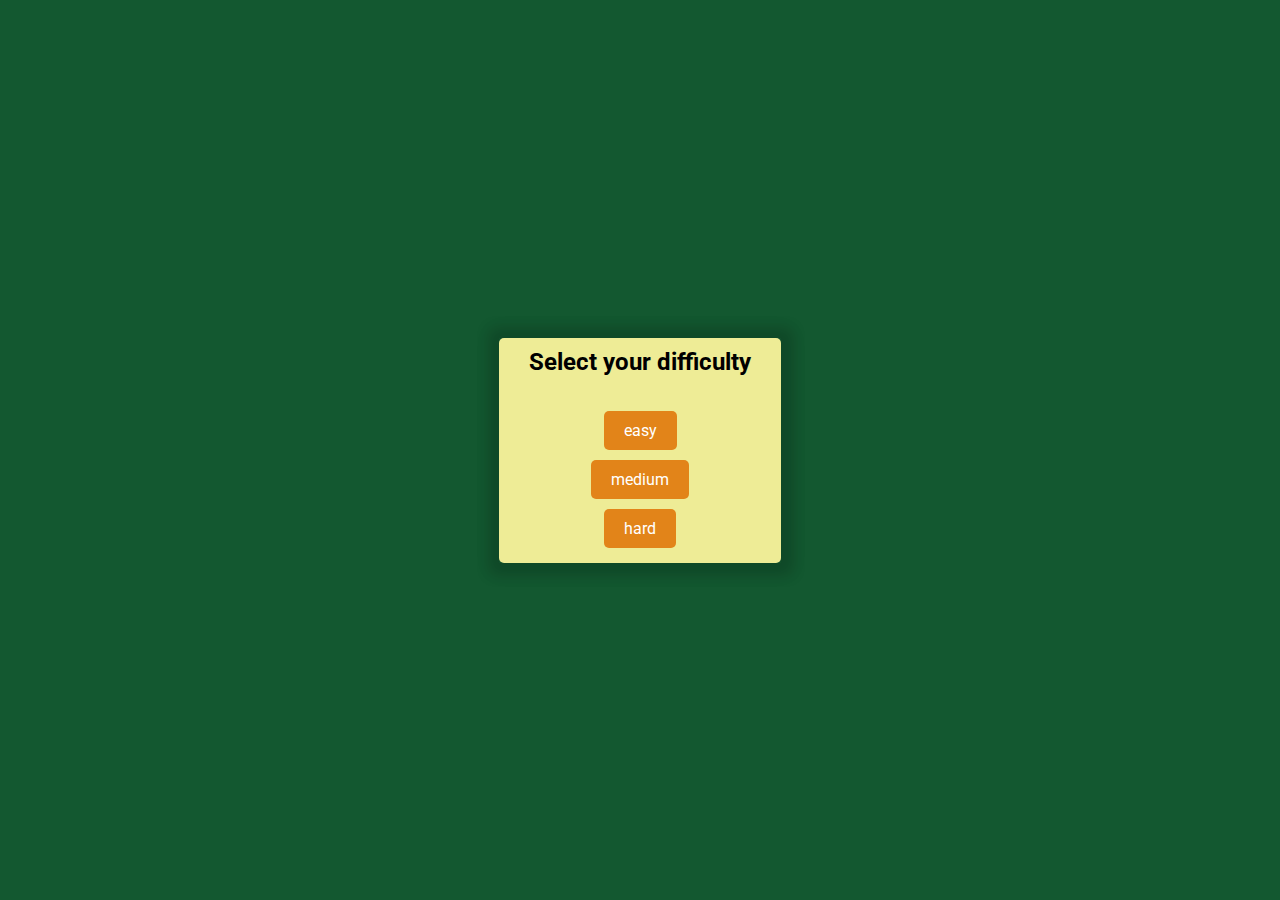
<file: index.html>
<!DOCTYPE html>
<html lang="en">
<head>
  <meta charset="UTF-8">
  <meta name="viewport" content="width=device-width, initial-scale=1.0">
  <title>Minesweeper</title>
  <link rel="preconnect" href="https://fonts.gstatic.com">
  <link href="https://fonts.googleapis.com/css2?family=Roboto+Mono:wght@700&family=Roboto:wght@300;400;500;700&display=swap" rel="stylesheet">
  <link rel="stylesheet" href="style.css">
</head>
<body>
  <aside class="score-indicator">
    <div class="time">
      <img src="img/time.png">
      --:--
    </div>
    <div class="flags">
      <img src="img/flag.png">
      10
    </div>
  </aside>

  <main class="board">  
    <div class="grid"></div>
  </main>

  <audio id="shovel">
    <source src="audio/shovel.mp3" type="audio/mpeg">
  </audio>

  <audio id="boom">
    <source src="audio/explosion.mp3" type="audio/mpeg">
  </audio>

  <!--added for endMenu-->
  <div class="endMenu">
	  <div class="modal highscores">
      <span></span>
      <label for="winnerName">
        <br/>
        Enter your name.
      </label>
      <input type="text" id="winnerName" onkeydown="if (event.keyCode == 13) document.getElementById('validate').click()"></input>
      <a id='retry' href='index.html' onClick="return enterName('retry');" class='btn'>Retry?</a>
      <a id='validate' href='highscores.html' onClick="return enterName('scores');" class='btn'>Scores</a>
    </div>
  </div>
  <script type='text/javascript' src='highscores.js'></script>
  <script type='text/javascript' src='./minesweeper.js'></script>

</body>
</html>
</file>
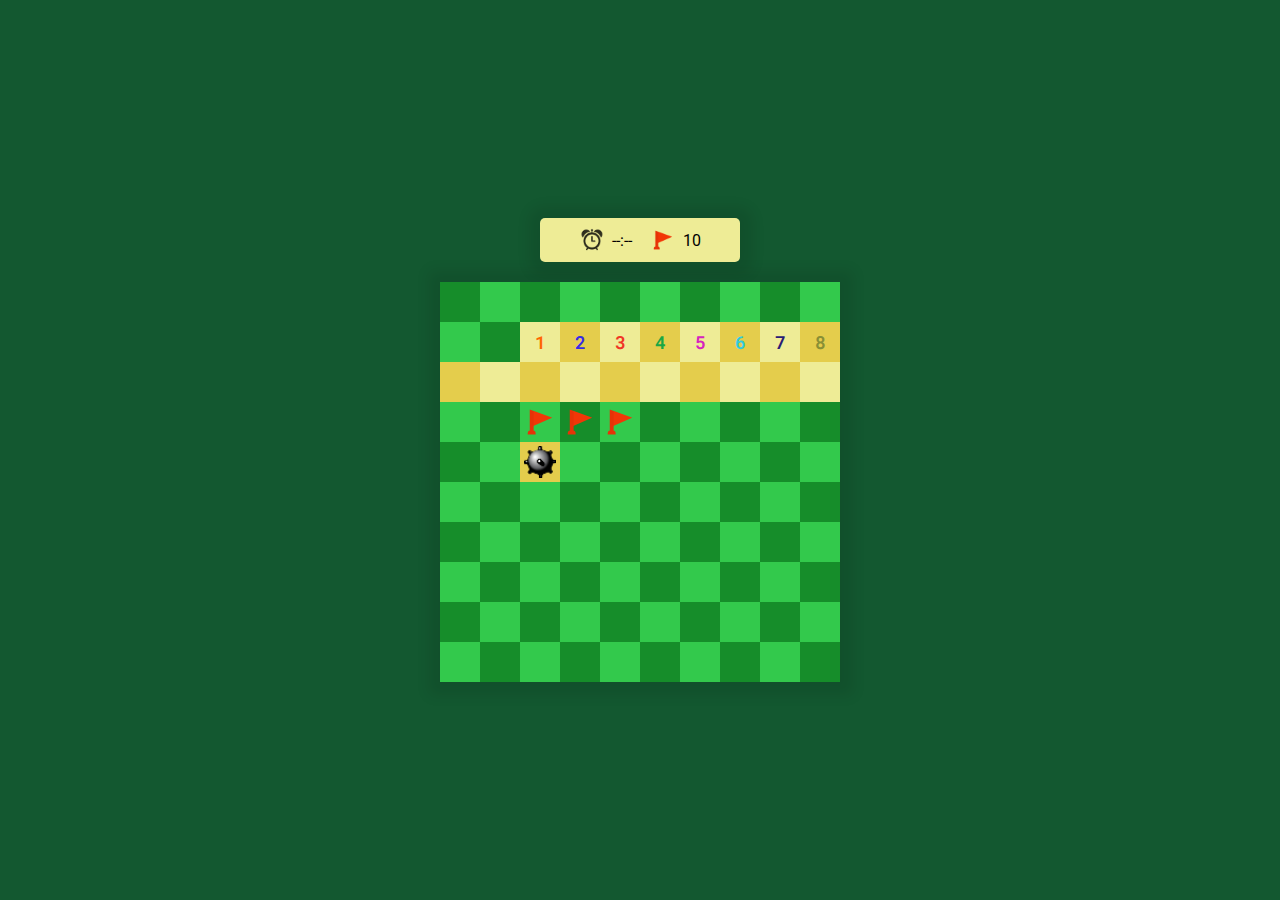
<file: subject/index.html>
<!DOCTYPE html>
<html lang="en">
<head>
  <meta charset="UTF-8">
  <meta name="viewport" content="width=device-width, initial-scale=1.0">
  <title>Minesweeper</title>
  <link rel="preconnect" href="https://fonts.gstatic.com">
  <link href="https://fonts.googleapis.com/css2?family=Roboto+Mono:wght@700&family=Roboto:wght@300;400;500;700&display=swap" rel="stylesheet">
  <link rel="stylesheet" href="style.css">
</head>
<body>
  <aside class="score-indicator">
    <div class="time">
      <img src="img/time.png">
      --:--
    </div>
    <div class="flags">
      <img src="img/flag.png">
      10
    </div>
  </aside>

  <main class="board">  
    <div class="grid">
      <div class="row">
        <button class="box"></button>
        <button class="box"></button>
        <button class="box"></button>
        <button class="box"></button>
        <button class="box"></button>
        <button class="box"></button>
        <button class="box"></button>
        <button class="box"></button>
        <button class="box"></button>
        <button class="box"></button>
      </div>
      <div class="row">
        <button class="box"></button>
        <button class="box"></button>
        <div class="box uncovered has-indicator" data-mine-count="1"></div>
        <div class="box uncovered has-indicator" data-mine-count="2"></div>
        <div class="box uncovered has-indicator" data-mine-count="3"></div>
        <div class="box uncovered has-indicator" data-mine-count="4"></div>
        <div class="box uncovered has-indicator" data-mine-count="5"></div>
        <div class="box uncovered has-indicator" data-mine-count="6"></div>
        <div class="box uncovered has-indicator" data-mine-count="7"></div>
        <div class="box uncovered has-indicator" data-mine-count="8"></div>
      </div>
      <div class="row">
        <div class="box uncovered"></div>
        <div class="box uncovered"></div>
        <div class="box uncovered"></div>
        <div class="box uncovered"></div>
        <div class="box uncovered"></div>
        <div class="box uncovered"></div>
        <div class="box uncovered"></div>
        <div class="box uncovered"></div>
        <div class="box uncovered"></div>
        <div class="box uncovered"></div>
      </div>
      <div class="row">
        <button class="box"></button>
        <button class="box"></button>
        <button class="box flagged"></button>
        <button class="box flagged"></button>
        <button class="box flagged"></button>
        <button class="box"></button>
        <button class="box"></button>
        <button class="box"></button>
        <button class="box"></button>
        <button class="box"></button>
      </div>
      <div class="row">
        <button class="box"></button>
        <button class="box"></button>
        <div class="box uncovered mined"></div>
        <button class="box"></button>
        <button class="box"></button>
        <button class="box"></button>
        <button class="box"></button>
        <button class="box"></button>
        <button class="box"></button>
        <button class="box"></button>
      </div>
      <div class="row">
        <button class="box"></button>
        <button class="box"></button>
        <button class="box"></button>
        <button class="box"></button>
        <button class="box"></button>
        <button class="box"></button>
        <button class="box"></button>
        <button class="box"></button>
        <button class="box"></button>
        <button class="box"></button>
      </div>
      <div class="row">
        <button class="box"></button>
        <button class="box"></button>
        <button class="box"></button>
        <button class="box"></button>
        <button class="box"></button>
        <button class="box"></button>
        <button class="box"></button>
        <button class="box"></button>
        <button class="box"></button>
        <button class="box"></button>
      </div>
      <div class="row">
        <button class="box"></button>
        <button class="box"></button>
        <button class="box"></button>
        <button class="box"></button>
        <button class="box"></button>
        <button class="box"></button>
        <button class="box"></button>
        <button class="box"></button>
        <button class="box"></button>
        <button class="box"></button>
      </div>
      <div class="row">
        <button class="box"></button>
        <button class="box"></button>
        <button class="box"></button>
        <button class="box"></button>
        <button class="box"></button>
        <button class="box"></button>
        <button class="box"></button>
        <button class="box"></button>
        <button class="box"></button>
        <button class="box"></button>
      </div>
      <div class="row">
        <button class="box"></button>
        <button class="box"></button>
        <button class="box"></button>
        <button class="box"></button>
        <button class="box"></button>
        <button class="box"></button>
        <button class="box"></button>
        <button class="box"></button>
        <button class="box"></button>
        <button class="box"></button>
      </div>
    </div>
  </main>

  <audio id="shovel">
    <source src="audio/shovel.mp3" type="audio/mpeg">
  </audio>

  <audio id="boom">
    <source src="audio/explosion.mp3" type="audio/mpeg">
  </audio>
  
</body>
</html>
</file>
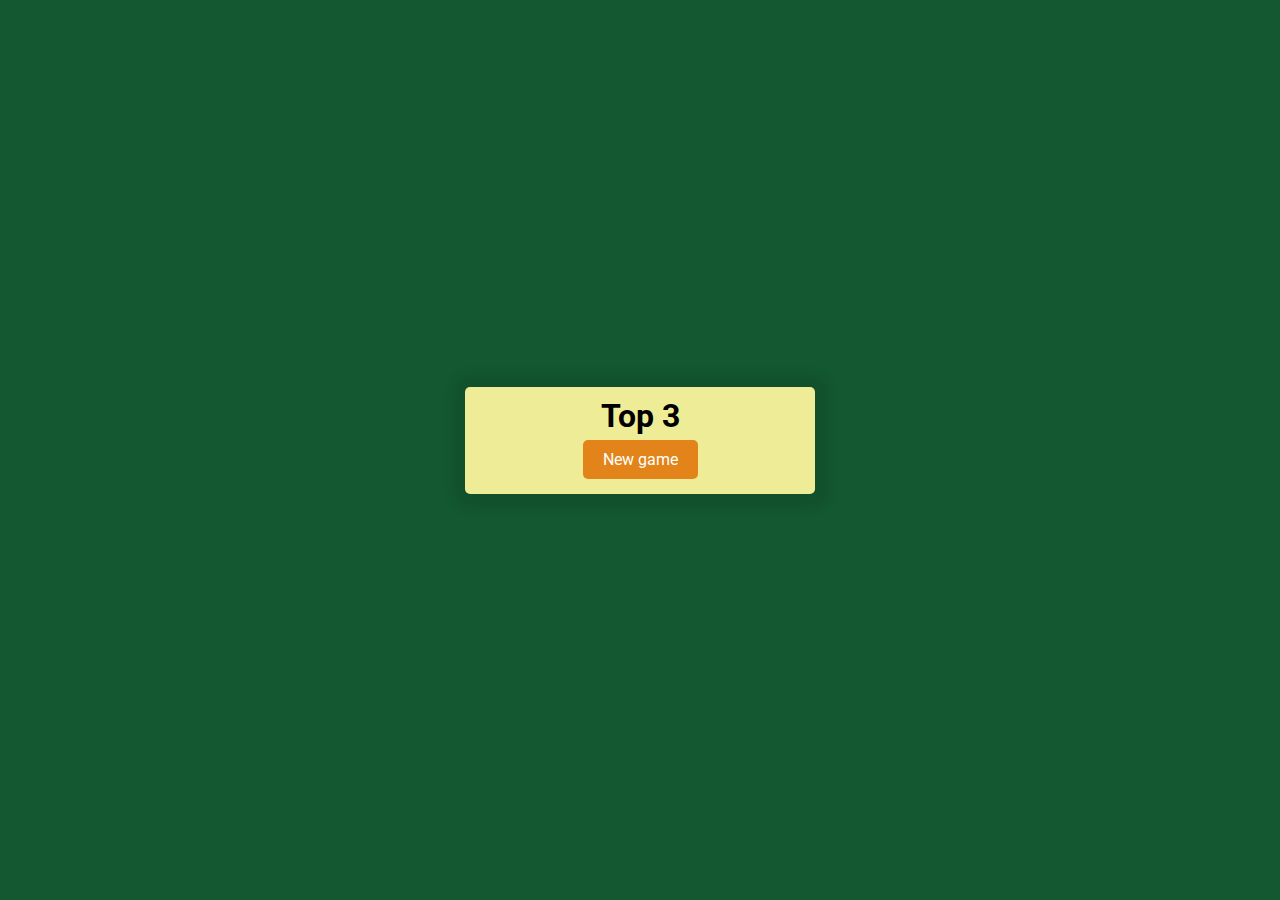
<file: highscores.html>
<!DOCTYPE html>
<html lang="en">
<head>
  <meta charset="UTF-8">
  <meta name="viewport" content="width=device-width, initial-scale=1.0">
  <title>Minesweeper</title>
  <link rel="preconnect" href="https://fonts.gstatic.com">
  <link href="https://fonts.googleapis.com/css2?family=Roboto+Mono:wght@700&family=Roboto:wght@300;400;500;700&display=swap" rel="stylesheet">
  <link rel="stylesheet" href="style.css">
</head>
<body>
  <section class="highscores">
    <h1>Top 3</h1>
    <div class="leaderboard">
      <ul>
        <li>1. Jane Doe <span class="time">32sec</span></li>
        <li>2. John Doe <span class="time">1mn 42sec</span></li>
        <li>3. Jane Doe <span class="time">2mn 33sec</span></li>
      </ul>
    </div>
    <a href="index.html" class="btn">New game</a>
  </aside>
  <script type='text/javascript' src='highscores.js'></script>
  <script type='text/javascript'>displayPodium();</script>
</body>
</html>
</file>
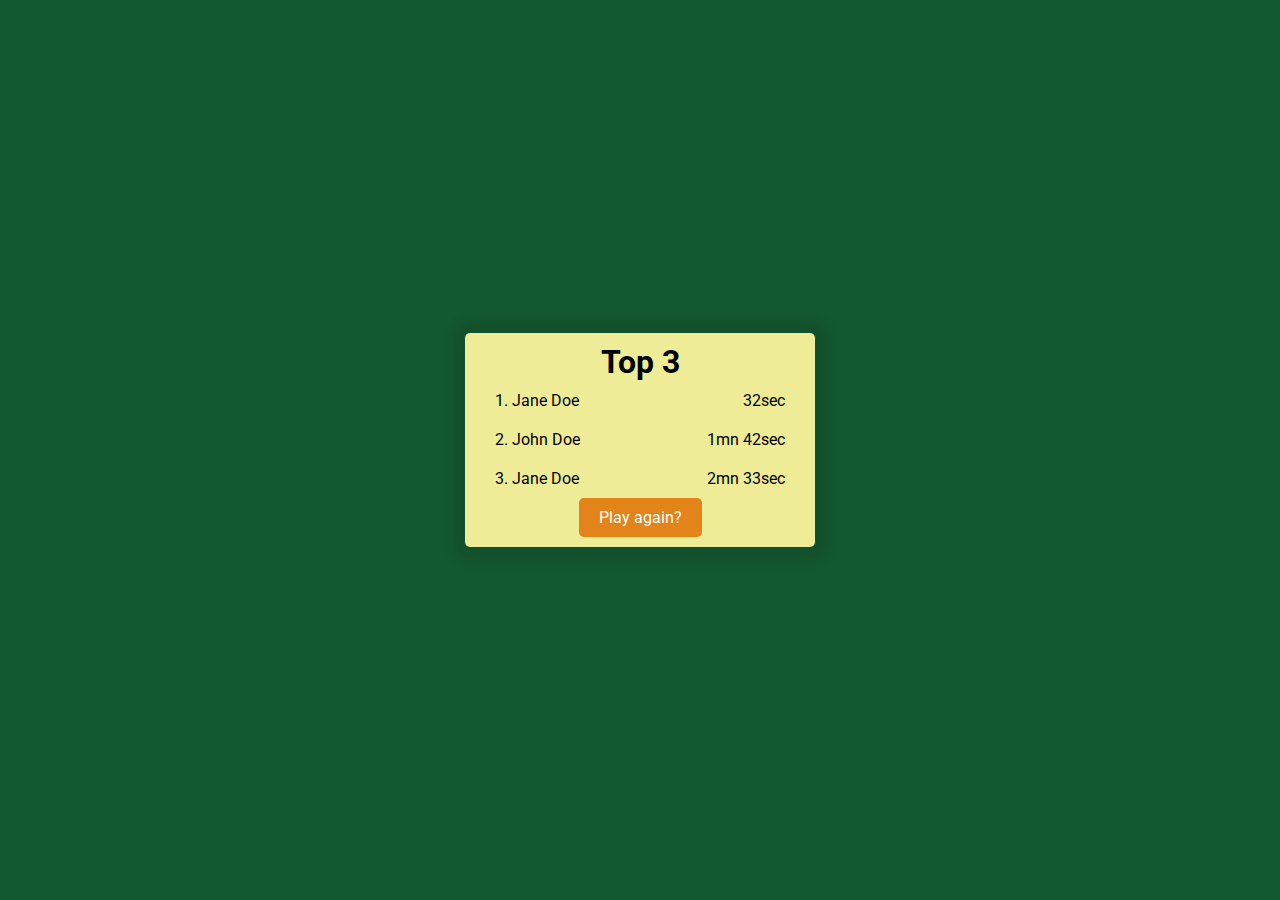
<file: subject/highscores.html>
<!DOCTYPE html>
<html lang="en">
<head>
  <meta charset="UTF-8">
  <meta name="viewport" content="width=device-width, initial-scale=1.0">
  <title>Minesweeper</title>
  <link rel="preconnect" href="https://fonts.gstatic.com">
  <link href="https://fonts.googleapis.com/css2?family=Roboto+Mono:wght@700&family=Roboto:wght@300;400;500;700&display=swap" rel="stylesheet">
  <link rel="stylesheet" href="style.css">
</head>
<body>
  <section class="highscores">
    <h1>Top 3</h1>
    <ul>
      <li>1. Jane Doe <span class="time">32sec</span></li>
      <li>2. John Doe <span class="time">1mn 42sec</span></li>
      <li>3. Jane Doe <span class="time">2mn 33sec</span></li>
    </ul>
    <a href="index.html" class="btn">Play again?</a>
  </aside>
</body>
</html>
</file>
<file: style.css>
*,*:before,*:after {
  box-sizing: border-box;
  padding: 0;
  margin: 0;
}

body {
  height: 100vh;
  width: 100%;
  display: flex;
  flex-flow: column nowrap;
  align-items: center;
  justify-content: center;
  background-color: rgb(19, 88, 48);
}

ul {
  list-style-type: none;
}

.btn {
  color: white;
  background-color: rgb(226, 132, 25);
  border-radius: 5px;
  padding: 10px 20px;
  margin: 5px;
  text-decoration: none;
}

.board {
  /* width: 500px; */
  /* height: 500px; */
  max-height: 100%;
  background-color: #fff;
  background-color: rgb(19, 88, 48);
}

.board, .score-indicator, .highscores {
  box-shadow: 1px 1px 13px 12px rgba(0,0,0,0.09);
}

.row {
  display: flex;
  flex-flow: row nowrap;
}

.box {
  /* width: 40px; */
  /* height: 40px; */
  min-width: 40px;
  min-height: 40px;
  background-color: #ccc;
  background-size: 80% 80%;
  background-position: center;
  background-repeat: no-repeat;
  border: none;
}

.row:nth-child(odd) .box:nth-child(odd), .row:nth-child(even) .box:nth-child(even) {
  background-color: rgb(22, 141, 42);
}
.row:nth-child(odd) .box:nth-child(even), .row:nth-child(even) .box:nth-child(odd) {
  background-color: rgb(51, 201, 76);
}

.row:nth-child(odd) .box.uncovered:nth-child(odd), .row:nth-child(even) .box.uncovered:nth-child(even) {
  background-color: rgb(228, 205, 76);
}
.row:nth-child(odd) .box.uncovered:nth-child(even), .row:nth-child(even) .box.uncovered:nth-child(odd) {
  background-color: rgb(238, 236, 150);
}

.box.uncovered {
  font-weight: 600;
  font-family: 'Roboto Mono', monospace;
}

.box.has-indicator {
  position: relative;
}

.box.has-indicator:before {
  width: 100%;
  height: 100%;
  position: absolute;
  top: 0;
  left: 0;
  right: 0;
  bottom: 0;

  font-size: 18px;

  display: flex;
  justify-content: center;
  align-items: center;

  content: attr(data-mine-count);
}

.has-indicator[data-mine-count="1"]:before { color: rgb(255, 102, 0); }
.has-indicator[data-mine-count="2"]:before { color: rgb(56, 43, 228); }
.has-indicator[data-mine-count="3"]:before { color: rgb(240, 54, 37); }
.has-indicator[data-mine-count="4"]:before { color: rgb(26, 167, 68); }
.has-indicator[data-mine-count="5"]:before { color: rgb(214, 35, 190); }
.has-indicator[data-mine-count="6"]:before { color: rgb(48, 202, 223); }
.has-indicator[data-mine-count="7"]:before { color: rgb(41, 27, 117); }
.has-indicator[data-mine-count="8"]:before { color: rgb(137, 143, 53); }

.box.flagged {
  background-image: url("img/flag.png");
}

.box.mined {
  background-image: url("img/mine.png");
}

.score-indicator, .highscores {
  width: 200px;
  background-color: rgb(238, 236, 150);
  margin-bottom: 20px;
  display: flex;
  flex-flow: row nowrap;
  font-family: Roboto, sans-serif;
  justify-content: space-around;
  align-items: stretch;

  padding: 10px 30px;

  border-radius: 5px;
}

.highscores {
  flex-flow: column nowrap;
  width: 350px;
  text-align: center;
  align-items: center;
}

.highscores ul {
  align-self: stretch;
}

.highscores li {
  display: flex;
  flex-flow: row nowrap;
  justify-content: space-between;
  padding: 10px 0;
}

.highscores li .time {
  text-align: right;
}

.score-indicator .time, .score-indicator .flags {
  display: flex;
  justify-content: center;
  align-items: center;
}

.score-indicator img {
  display: inline-block;
  width: 24px;
  height: 24px;
  object-fit: cover;

  margin-right: 8px;
}

/* Added css for end menu */

.endMenu{
  position: fixed;
  display: flex;
  background-color: #ebebeb3f;
  width: 100%;
  height: 100%;
  visibility: hidden;
}
.modal
{
  width: min-content;
  margin: auto;
  padding: 15px;
}

input
{
  margin: 20px;
  height: 25px;
  padding: 1px 5px;
  background-color: rgb(250, 248, 216);
  border-radius: 5px;
}

label
{
  margin-bottom: 10px;
}

h3
{
  margin-top: 15px;
}

.levelSelector
{
  width: fit-content;
  height: 100%;
  margin: auto;
  justify-content: center;
}

.leaderboard
{
  width: 100%;
}
</file>
<file: subject/style.css>
*,*:before,*:after {
  box-sizing: border-box;
  padding: 0;
  margin: 0;
}

body {
  height: 100vh;
  width: 100%;
  display: flex;
  flex-flow: column nowrap;
  align-items: center;
  justify-content: center;
  background-color: rgb(19, 88, 48);
}

ul {
  list-style-type: none;
}

.btn {
  color: white;
  background-color: rgb(226, 132, 25);
  border-radius: 5px;
  padding: 10px 20px;
  text-decoration: none;
}

.board {
  width: 400px;
  height: 400px;
  background-color: #fff;
}

.board, .score-indicator, .highscores {
  box-shadow: 1px 1px 13px 12px rgba(0,0,0,0.09);
}

.row {
  display: flex;
  flex-flow: row nowrap;
}

.box {
  width: 40px;
  height: 40px;
  background-color: #ccc;
  background-size: 80% 80%;
  background-position: center;
  background-repeat: no-repeat;
  border: none;
}

.row:nth-child(odd) .box:nth-child(odd), .row:nth-child(even) .box:nth-child(even) {
  background-color: rgb(22, 141, 42);
}
.row:nth-child(odd) .box:nth-child(even), .row:nth-child(even) .box:nth-child(odd) {
  background-color: rgb(51, 201, 76);
}

.row:nth-child(odd) .box.uncovered:nth-child(odd), .row:nth-child(even) .box.uncovered:nth-child(even) {
  background-color: rgb(228, 205, 76);
}
.row:nth-child(odd) .box.uncovered:nth-child(even), .row:nth-child(even) .box.uncovered:nth-child(odd) {
  background-color: rgb(238, 236, 150);
}

.box.uncovered {
  font-weight: 600;
  font-family: 'Roboto Mono', monospace;
}

.box.has-indicator {
  position: relative;
}

.box.has-indicator:before {
  width: 100%;
  height: 100%;
  position: absolute;
  top: 0;
  left: 0;
  right: 0;
  bottom: 0;

  font-size: 18px;

  display: flex;
  justify-content: center;
  align-items: center;

  content: attr(data-mine-count);
}

.has-indicator[data-mine-count="1"]:before { color: rgb(255, 102, 0); }
.has-indicator[data-mine-count="2"]:before { color: rgb(56, 43, 228); }
.has-indicator[data-mine-count="3"]:before { color: rgb(240, 54, 37); }
.has-indicator[data-mine-count="4"]:before { color: rgb(26, 167, 68); }
.has-indicator[data-mine-count="5"]:before { color: rgb(214, 35, 190); }
.has-indicator[data-mine-count="6"]:before { color: rgb(48, 202, 223); }
.has-indicator[data-mine-count="7"]:before { color: rgb(41, 27, 117); }
.has-indicator[data-mine-count="8"]:before { color: rgb(137, 143, 53); }

.box.flagged {
  background-image: url("img/flag.png");
}

.box.mined {
  background-image: url("img/mine.png");
}

.score-indicator, .highscores {
  width: 200px;
  background-color: rgb(238, 236, 150);
  margin-bottom: 20px;
  display: flex;
  flex-flow: row nowrap;
  font-family: Roboto, sans-serif;
  justify-content: space-around;
  align-items: stretch;

  padding: 10px 30px;

  border-radius: 5px;
}

.highscores {
  flex-flow: column nowrap;
  width: 350px;
  text-align: center;
  align-items: center;
}

.highscores ul {
  align-self: stretch;
}

.highscores li {
  display: flex;
  flex-flow: row nowrap;
  justify-content: space-between;
  padding: 10px 0;
}

.highscores li .time {
  text-align: right;
}

.score-indicator .time, .score-indicator .flags {
  display: flex;
  justify-content: center;
  align-items: center;
}

.score-indicator img {
  display: inline-block;
  width: 24px;
  height: 24px;
  object-fit: cover;

  margin-right: 8px;
}
</file>
